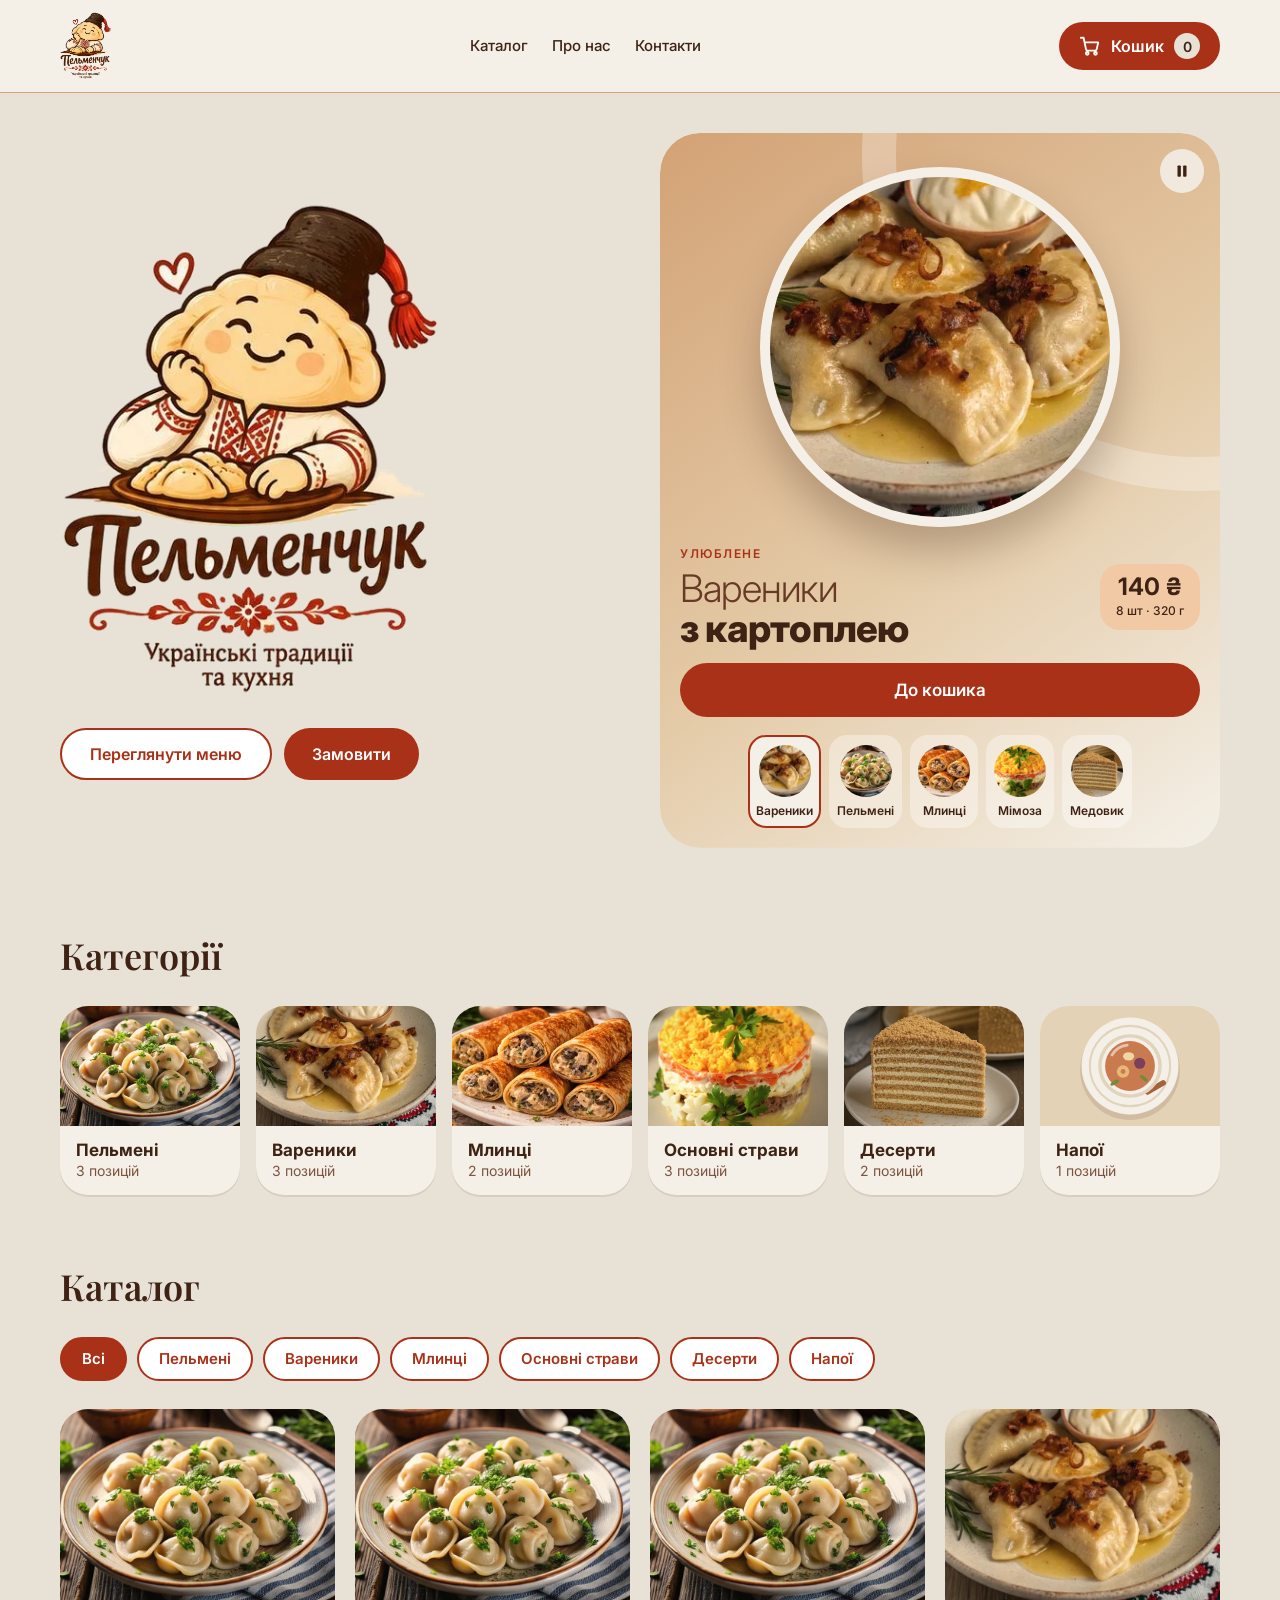
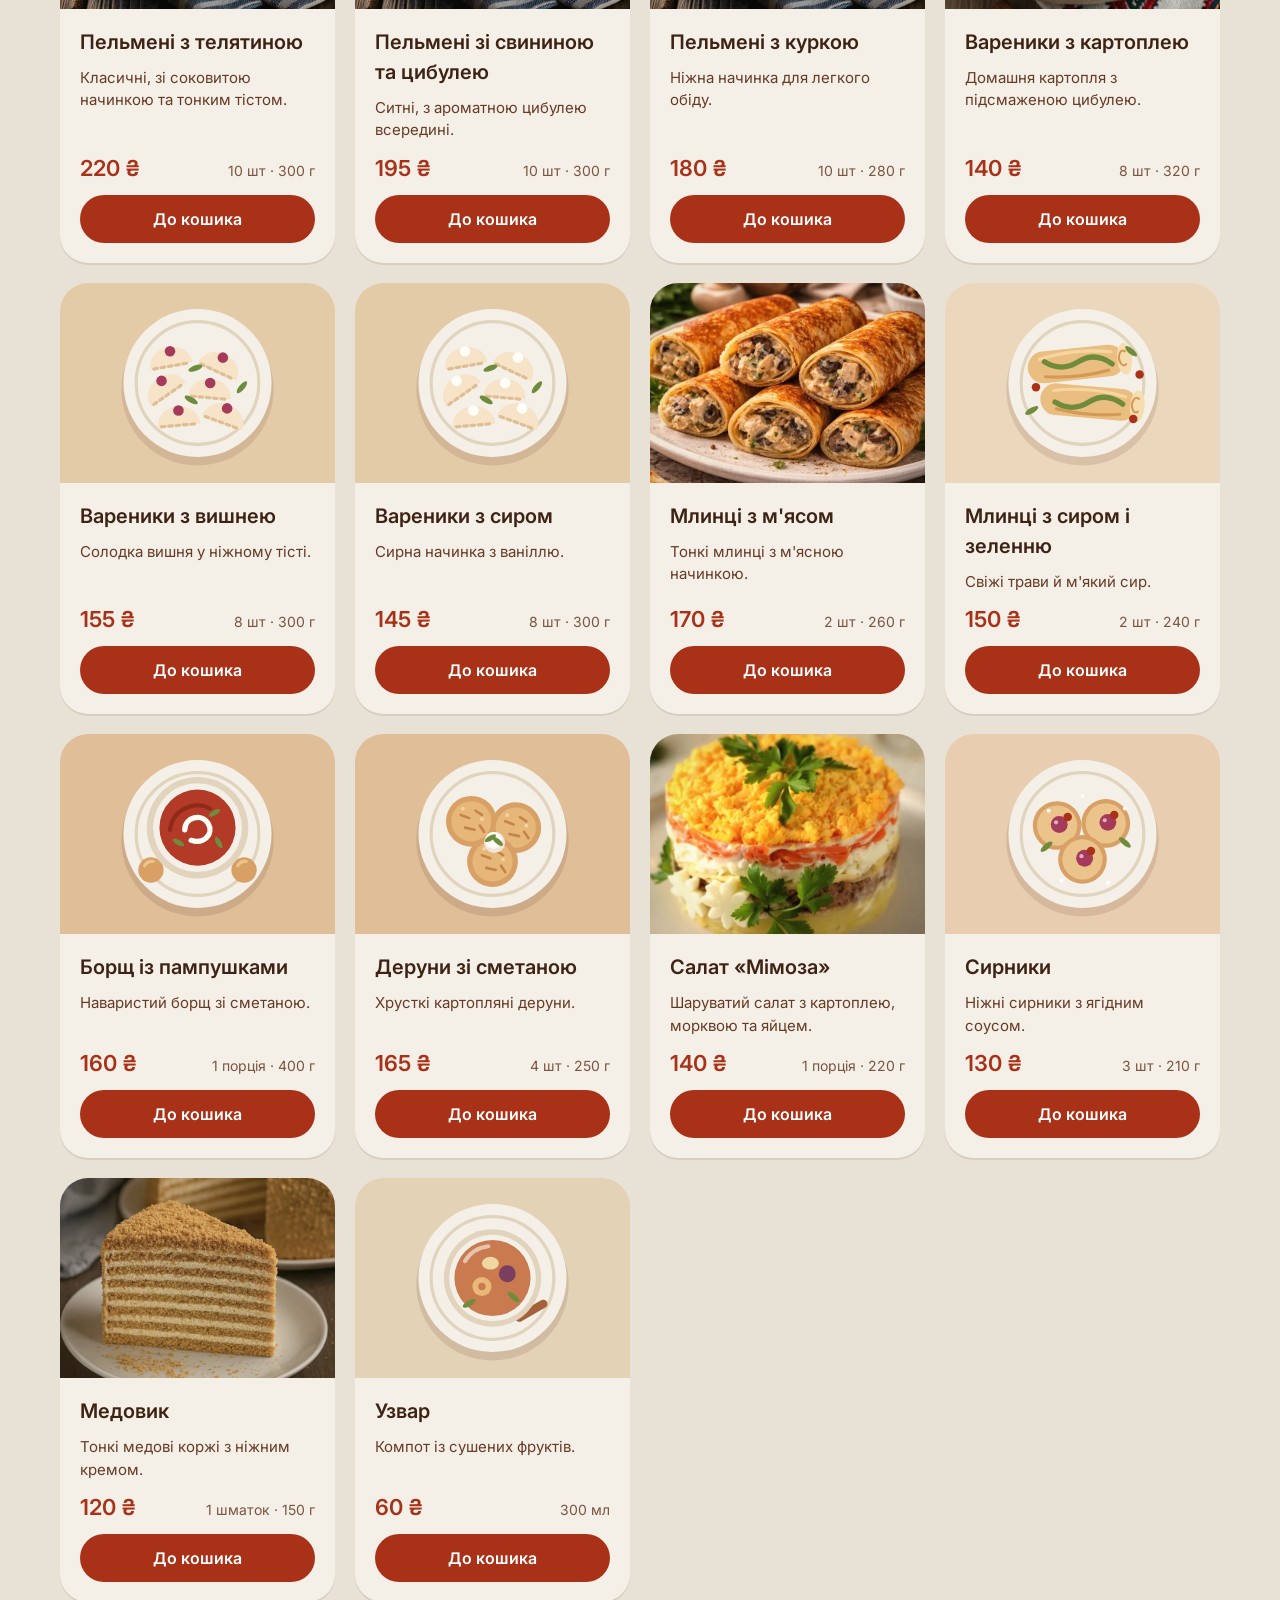
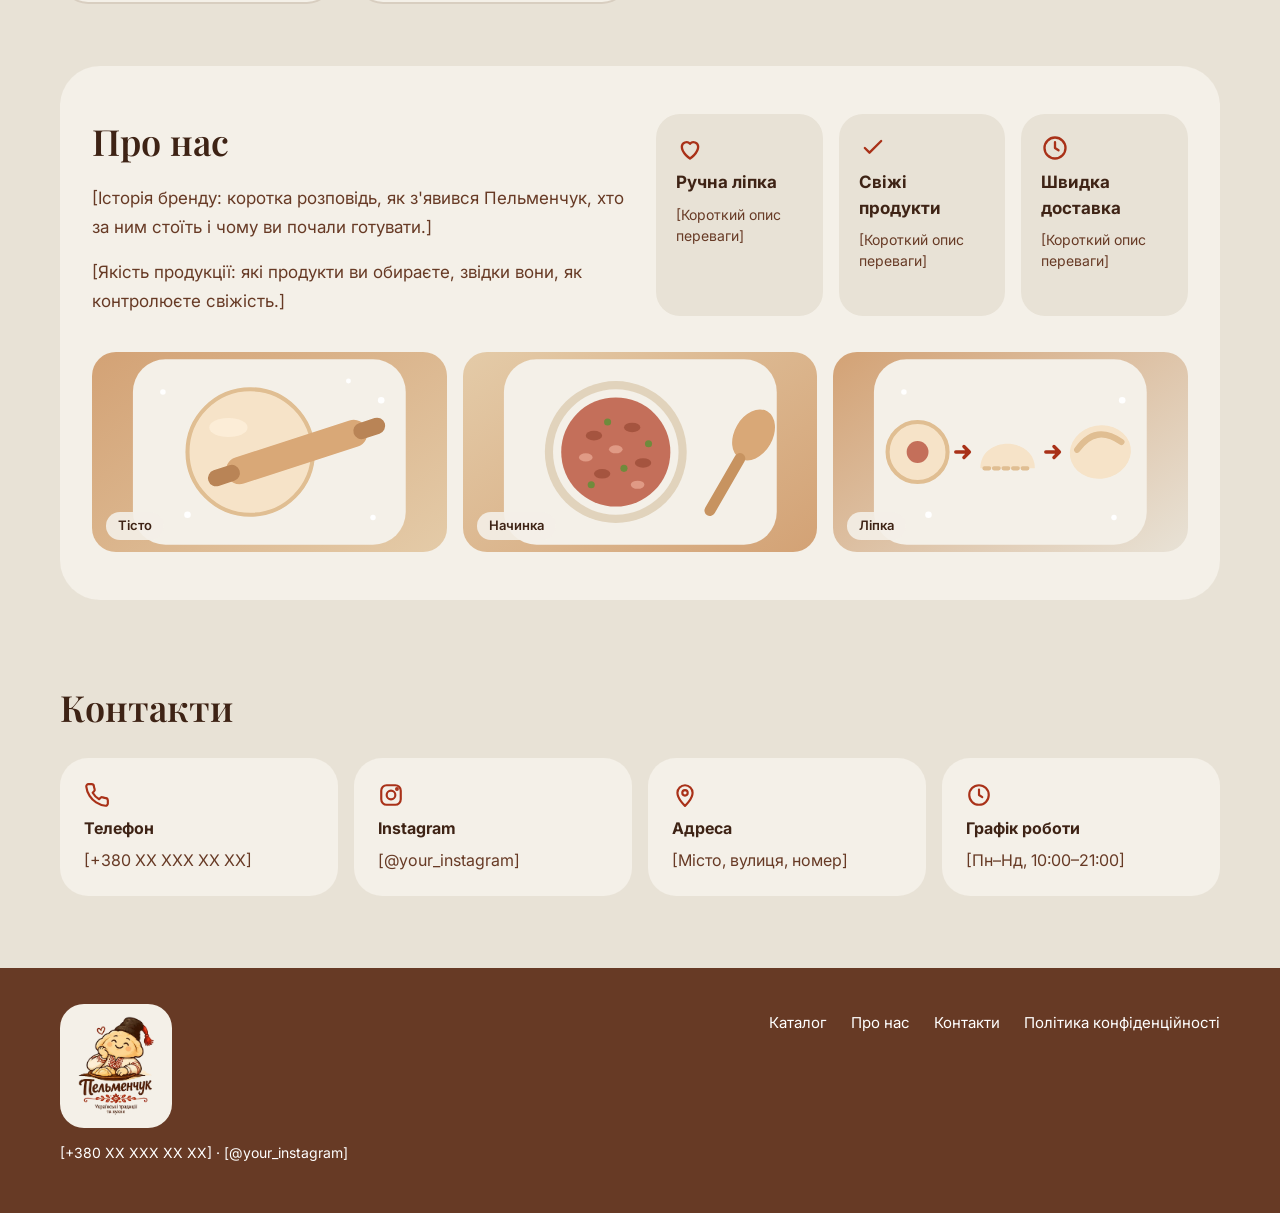
<file: index.html>
<!doctype html>
<html lang="uk">
<head>
<meta charset="utf-8">
<meta name="viewport" content="width=device-width, initial-scale=1">
<title>Пельменчук (Pelmenchyk) — пельмені, вареники та млинці з доставкою</title>
<meta name="description" content="Пельменчук: домашні пельмені, вареники, млинці та десерти. Українські традиції та кухня. Замовляйте онлайн, доставка або самовивіз.">
<meta name="theme-color" content="#A93118">

<!-- Замініть USERNAME та REPO на свої після публікації на GitHub Pages -->
<link rel="canonical" href="https://WestWolf1994.github.io/Pelmenchyk/">
<meta property="og:type" content="website">
<meta property="og:locale" content="uk_UA">
<meta property="og:site_name" content="Пельменчук">
<meta property="og:title" content="Пельменчук — пельмені, вареники та млинці">
<meta property="og:description" content="Українські традиції та кухня. Замовляйте онлайн: доставка або самовивіз.">
<meta property="og:url" content="https://WestWolf1994.github.io/Pelmenchyk/">
<meta property="og:image" content="https://WestWolf1994.github.io/Pelmenchyk/assets/img/og.jpg">
<meta name="twitter:card" content="summary_large_image">

<link rel="icon" type="image/png" sizes="32x32" href="assets/img/favicon-32.png">
<link rel="apple-touch-icon" href="assets/img/apple-touch-icon.png">

<link rel="preconnect" href="https://fonts.googleapis.com">
<link rel="preconnect" href="https://fonts.gstatic.com" crossorigin>
<link href="https://fonts.googleapis.com/css2?family=Inter:wght@300;400;500;600;700;800&family=Playfair+Display:wght@500;600&display=swap" rel="stylesheet">
<link rel="stylesheet" href="assets/css/style.css">
<link rel="preload" as="image" href="assets/img/logo.webp" type="image/webp">
</head>
<body>
<a class="skip-link" href="#catalog">Перейти до меню</a>

<header class="site-header">
  <div class="wrap header-in">
    <a class="logo-link" href="#top" aria-label="Пельменчук — на початок сторінки">
      <img src="assets/img/logo.webp" alt="Пельменчук — українські традиції та кухня" width="52" height="68">
    </a>
    <nav aria-label="Основна навігація" class="main-nav">
      <a href="#catalog">Каталог</a>
      <a href="#about">Про нас</a>
      <a href="#contacts">Контакти</a>
    </nav>
    <button class="btn btn-primary cart-btn" type="button" data-action="open-cart" aria-label="Відкрити кошик">
      <svg width="22" height="22" viewBox="0 0 24 24" fill="none" stroke="currentColor" stroke-width="2" stroke-linecap="round" stroke-linejoin="round" aria-hidden="true"><circle cx="9" cy="20" r="1.5"/><circle cx="18" cy="20" r="1.5"/><path d="M2 3h3l2.6 12.4a2 2 0 0 0 2 1.6h7.7a2 2 0 0 0 2-1.5L21 8H6"/></svg>
      <span>Кошик</span>
      <span class="cart-count" id="cartCount" aria-live="polite">0</span>
    </button>
  </div>
</header>

<main id="top">

  <section class="wrap hero" aria-labelledby="heroTitle">
    <div class="hero-text">
      <h1 id="heroTitle">
        <img src="assets/img/logo.webp" alt="Пельменчук — українські традиції та кухня" width="398" height="526" fetchpriority="high">
      </h1>
      <div class="hero-actions">
        <a class="btn btn-outline" href="#catalog">Переглянути меню</a>
        <button class="btn btn-primary" type="button" data-action="open-cart">Замовити</button>
      </div>
    </div>

    <section class="showcase" aria-label="Улюблені страви" aria-roledescription="карусель">
      <div class="showcase-arc" aria-hidden="true"></div>
      <button class="show-pause" id="showPause" type="button" aria-pressed="false" aria-label="Призупинити перемикання страв">
        <svg class="i-pause" width="18" height="18" viewBox="0 0 24 24" fill="currentColor" aria-hidden="true"><rect x="6" y="4.5" width="4.5" height="15" rx="1.2"/><rect x="13.5" y="4.5" width="4.5" height="15" rx="1.2"/></svg>
        <svg class="i-play" width="18" height="18" viewBox="0 0 24 24" fill="currentColor" aria-hidden="true"><path d="M7 4.5v15l12-7.5z"/></svg>
      </button>
      <div class="stage" id="stage"></div>
      <div class="tx-stack" id="txStack"></div>
      <div class="thumbs" id="thumbs" role="group" aria-label="Обрати страву"></div>
    </section>
  </section>

  <section class="wrap section" aria-labelledby="catsTitle">
    <h2 id="catsTitle">Категорії</h2>
    <div class="cat-grid" id="catGrid"></div>
  </section>

  <section class="wrap section" id="catalog" aria-labelledby="catalogTitle">
    <h2 id="catalogTitle">Каталог</h2>
    <div class="filters" id="filters" role="group" aria-label="Фільтр за категоріями"></div>
    <div class="product-grid" id="productGrid" aria-live="polite"></div>
  </section>

  <section class="wrap section" id="about" aria-labelledby="aboutTitle">
    <div class="about-card">
      <div class="about-top">
        <div class="about-text">
          <h2 id="aboutTitle">Про нас</h2>
          <p data-s="about1">[Історія бренду: коротка розповідь, як з'явився Пельменчук, хто за ним стоїть і чому ви почали готувати.]</p>
          <p data-s="about2">[Якість продукції: які продукти ви обираєте, звідки вони, як контролюєте свіжість.]</p>
        </div>
        <div class="perks">
          <div class="perk">
            <svg width="28" height="28" viewBox="0 0 24 24" fill="none" stroke="currentColor" stroke-width="2" stroke-linecap="round" stroke-linejoin="round" aria-hidden="true"><path d="M12 21s-7-4.5-7-10a4 4 0 0 1 7-2.6A4 4 0 0 1 19 11c0 5.5-7 10-7 10z"/></svg>
            <strong>Ручна ліпка</strong>
            <span>[Короткий опис переваги]</span>
          </div>
          <div class="perk">
            <svg width="28" height="28" viewBox="0 0 24 24" fill="none" stroke="currentColor" stroke-width="2" stroke-linecap="round" stroke-linejoin="round" aria-hidden="true"><path d="M5 12l4 4 10-10"/></svg>
            <strong>Свіжі продукти</strong>
            <span>[Короткий опис переваги]</span>
          </div>
          <div class="perk">
            <svg width="28" height="28" viewBox="0 0 24 24" fill="none" stroke="currentColor" stroke-width="2" stroke-linecap="round" stroke-linejoin="round" aria-hidden="true"><circle cx="12" cy="12" r="9"/><path d="M12 7v5l3 2"/></svg>
            <strong>Швидка доставка</strong>
            <span>[Короткий опис переваги]</span>
          </div>
        </div>
      </div>
      <div class="process" aria-label="Приготування">
        <figure class="ph ph-1"><svg viewBox="0 0 260 200" preserveAspectRatio="xMidYMid slice" role="img" aria-label="Розкочування тіста"><rect x="30" y="32" width="200" height="136" rx="24" fill="#F4F0E8"/><g fill="#fff"><circle cx="52" cy="56" r="2"/><circle cx="70" cy="146" r="2.4"/><circle cx="206" cy="148" r="2"/><circle cx="212" cy="62" r="2.4"/><circle cx="188" cy="48" r="1.8"/></g><circle cx="116" cy="100" r="46" fill="#F6E3C8"/><circle cx="116" cy="100" r="46" fill="none" stroke="#E0BE92" stroke-width="3"/><ellipse cx="100" cy="82" rx="14" ry="7" fill="#FFF3DF" opacity=".7"/><g transform="rotate(-18 150 100)"><rect x="96" y="90" width="108" height="20" rx="10" fill="#D9A877"/><rect x="82" y="94" width="24" height="12" rx="6" fill="#B98456"/><rect x="194" y="94" width="24" height="12" rx="6" fill="#B98456"/></g></svg><figcaption>Тісто</figcaption></figure>
        <figure class="ph ph-2"><svg viewBox="0 0 260 200" preserveAspectRatio="xMidYMid slice" role="img" aria-label="М'ясна начинка"><rect x="30" y="32" width="200" height="136" rx="24" fill="#F4F0E8"/><circle cx="112" cy="100" r="52" fill="#E1D3BC"/><circle cx="112" cy="100" r="46" fill="#F4F0E8"/><circle cx="112" cy="100" r="40" fill="#C46F5A"/><g fill="#A5543F"><ellipse cx="96" cy="88" rx="6" ry="3.5"/><ellipse cx="124" cy="82" rx="6" ry="3.5"/><ellipse cx="132" cy="108" rx="6" ry="3.5"/><ellipse cx="102" cy="116" rx="6" ry="3.5"/></g><g fill="#E09A85"><ellipse cx="112" cy="98" rx="5" ry="3"/><ellipse cx="90" cy="104" rx="5" ry="3"/><ellipse cx="128" cy="124" rx="5" ry="3"/></g><g fill="#6F8B3C"><circle cx="106" cy="78" r="2.6"/><circle cx="136" cy="94" r="2.6"/><circle cx="94" cy="124" r="2.6"/><circle cx="118" cy="112" r="2.6"/></g><g transform="rotate(30 200 110)"><ellipse cx="200" cy="84" rx="14" ry="20" fill="#D9A877"/><rect x="196" y="100" width="8" height="52" rx="4" fill="#C79360"/></g></svg><figcaption>Начинка</figcaption></figure>
        <figure class="ph ph-3"><svg viewBox="0 0 260 200" preserveAspectRatio="xMidYMid slice" role="img" aria-label="Ліплення пельменів"><rect x="30" y="32" width="200" height="136" rx="24" fill="#F4F0E8"/><g fill="#fff"><circle cx="52" cy="56" r="2"/><circle cx="70" cy="146" r="2.4"/><circle cx="206" cy="148" r="2"/><circle cx="212" cy="62" r="2.4"/></g><g transform="translate(62 100)"><circle r="22" fill="#F6E3C8"/><circle r="22" fill="none" stroke="#E0BE92" stroke-width="3"/><circle r="8" fill="#C46F5A"/></g><path d="M90 100h10m-4-4l4 4-4 4" fill="none" stroke="#A93118" stroke-width="2.5" stroke-linecap="round" stroke-linejoin="round"/><g transform="translate(128 104)"><path d="M-20 8C-20-16 20-16 20 8Z" fill="#F6E3C8"/><path d="M-17 8H17" stroke="#E0BE92" stroke-width="3" stroke-dasharray="3.5 3.5" stroke-linecap="round"/></g><path d="M156 100h10m-4-4l4 4-4 4" fill="none" stroke="#A93118" stroke-width="2.5" stroke-linecap="round" stroke-linejoin="round"/><g transform="translate(196 100) rotate(-10) scale(1.5)"><ellipse rx="15" ry="13" fill="#F6E3C8"/><path d="M-11-3Q0-14 11-3" fill="none" stroke="#E0BE92" stroke-width="3" stroke-linecap="round"/></g></svg><figcaption>Ліпка</figcaption></figure>
      </div>
    </div>
  </section>

  <section class="wrap section contacts" id="contacts" aria-labelledby="contactsTitle">
    <h2 id="contactsTitle">Контакти</h2>
    <div class="contact-grid">
      <div class="contact-card">
        <svg width="26" height="26" viewBox="0 0 24 24" fill="none" stroke="currentColor" stroke-width="2" stroke-linecap="round" stroke-linejoin="round" aria-hidden="true"><path d="M22 16.9v3a2 2 0 0 1-2.2 2 19.8 19.8 0 0 1-8.6-3.1 19.5 19.5 0 0 1-6-6A19.8 19.8 0 0 1 2.1 4.2 2 2 0 0 1 4.1 2h3a2 2 0 0 1 2 1.7c.1 1 .4 1.9.7 2.8a2 2 0 0 1-.5 2.1L8 9.9a16 16 0 0 0 6 6l1.3-1.3a2 2 0 0 1 2.1-.4c.9.3 1.8.6 2.8.7a2 2 0 0 1 1.7 2z"/></svg>
        <strong>Телефон</strong>
        <a href="tel:+380000000000" data-s="phone" data-s-href="phone_href" data-s-prefix="tel:">[+380 XX XXX XX XX]</a>
      </div>
      <div class="contact-card">
        <svg width="26" height="26" viewBox="0 0 24 24" fill="none" stroke="currentColor" stroke-width="2" stroke-linecap="round" stroke-linejoin="round" aria-hidden="true"><rect x="3" y="3" width="18" height="18" rx="5"/><circle cx="12" cy="12" r="4"/><circle cx="17.5" cy="6.5" r="0.8"/></svg>
        <strong>Instagram</strong>
        <a href="https://www.instagram.com/your_instagram/" rel="noopener" target="_blank" data-s="instagram_label" data-s-href="instagram_url">[@your_instagram]</a>
      </div>
      <div class="contact-card">
        <svg width="26" height="26" viewBox="0 0 24 24" fill="none" stroke="currentColor" stroke-width="2" stroke-linecap="round" stroke-linejoin="round" aria-hidden="true"><path d="M12 22s7-6.2 7-12a7 7 0 0 0-14 0c0 5.8 7 12 7 12z"/><circle cx="12" cy="10" r="2.5"/></svg>
        <strong>Адреса</strong>
        <span data-s="address">[Місто, вулиця, номер]</span>
      </div>
      <div class="contact-card">
        <svg width="26" height="26" viewBox="0 0 24 24" fill="none" stroke="currentColor" stroke-width="2" stroke-linecap="round" stroke-linejoin="round" aria-hidden="true"><circle cx="12" cy="12" r="9"/><path d="M12 7v5l3 2"/></svg>
        <strong>Графік роботи</strong>
        <span data-s="hours">[Пн–Нд, 10:00–21:00]</span>
      </div>
    </div>
  </section>

</main>

<footer class="site-footer">
  <div class="wrap footer-in">
    <div class="footer-brand">
      <span class="logo-chip"><img src="assets/img/logo.webp" alt="Пельменчук — українські традиції та кухня" loading="lazy" width="76" height="100"></span>
      <span class="footer-contact"><span data-s="phone">[+380 XX XXX XX XX]</span> · <span data-s="instagram_label">[@your_instagram]</span></span><span class="footer-social" id="footerSocial"></span>
    </div>
    <nav aria-label="Навігація у футері" class="footer-nav">
      <a href="#catalog">Каталог</a>
      <a href="#about">Про нас</a>
      <a href="#contacts">Контакти</a>
      <a href="privacy.html">Політика конфіденційності</a>
    </nav>
  </div>
</footer>

<!-- Кошик та оформлення замовлення -->
<div class="overlay" id="overlay" hidden>
  <aside class="drawer" id="drawer" role="dialog" aria-modal="true" aria-labelledby="drawerTitle" tabindex="-1">
    <div class="drawer-head">
      <h2 id="drawerTitle">Кошик</h2>
      <button class="icon-btn" type="button" data-action="close-cart" aria-label="Закрити">
        <svg width="20" height="20" viewBox="0 0 24 24" fill="none" stroke="currentColor" stroke-width="2.2" stroke-linecap="round" aria-hidden="true"><path d="M6 6l12 12M18 6L6 18"/></svg>
      </button>
    </div>

    <section id="viewCart" class="drawer-view">
      <div class="cart-list" id="cartList"></div>
      <div class="drawer-foot">
        <div class="total-row"><span>Разом</span><strong id="cartTotal">0 ₴</strong></div>
        <button class="btn btn-primary btn-block" type="button" id="toCheckout" data-action="to-checkout">Оформити замовлення</button>
      </div>
    </section>

    <form id="checkoutForm" class="drawer-view form" hidden novalidate autocomplete="on">
      <div class="field">
        <label for="f-name">Ім'я</label>
        <input id="f-name" name="name" type="text" autocomplete="name" maxlength="80" required>
        <span class="err" data-err="name" role="alert"></span>
      </div>
      <div class="field">
        <label for="f-phone">Номер телефону</label>
        <input id="f-phone" name="phone" type="tel" inputmode="tel" autocomplete="tel" placeholder="+380" maxlength="20" required>
        <span class="err" data-err="phone" role="alert"></span>
      </div>
      <fieldset class="field seg">
        <legend>Тип отримання</legend>
        <div class="seg-row">
          <label><input type="radio" name="delivery" value="pickup" checked><span>Самовивіз</span></label>
          <label><input type="radio" name="delivery" value="delivery"><span>Доставка</span></label>
        </div>
      </fieldset>
      <fieldset class="field seg" id="paymentField" hidden>
        <legend>Оплата</legend>
        <div class="seg-row">
          <label><input type="radio" name="payment" value="cash" checked><span>Під час отримання</span></label>
          <label><input type="radio" name="payment" value="online"><span>Онлайн (Google Pay, Apple Pay, картка)</span></label>
        </div>
      </fieldset>
      <div class="field" id="addressField" hidden>
        <label for="f-address">Адреса доставки</label>
        <input id="f-address" name="address" type="text" autocomplete="street-address" maxlength="200">
        <span class="err" data-err="address" role="alert"></span>
      </div>
      <div class="field">
        <label for="f-comment">Коментар до замовлення</label>
        <textarea id="f-comment" name="comment" rows="3" maxlength="500"></textarea>
      </div>
      <!-- Пастка для ботів: людина це поле не бачить і не заповнює -->
      <div class="hp" aria-hidden="true"><label>Не заповнюйте <input type="text" name="website" tabindex="-1" autocomplete="off"></label></div>

      <div class="pay-row"><span>До сплати</span><strong id="checkoutTotal">0 ₴</strong></div>
      <p class="form-error" id="formError" role="alert"></p>
      <button class="btn btn-primary btn-block" type="submit" id="submitBtn">Підтвердити замовлення</button>
      <button class="link-btn" type="button" data-action="back-cart">Повернутися до кошика</button>
      <p class="small">Натискаючи кнопку, ви погоджуєтеся з <a href="privacy.html">політикою конфіденційності</a>. Платіжні дані карток ми не збираємо й не зберігаємо: онлайн-оплата проходить на захищеній сторінці платіжного сервісу.</p>
    </form>

    <section id="viewDone" class="drawer-view done" hidden>
      <div class="done-badge" aria-hidden="true"><svg width="36" height="36" viewBox="0 0 24 24" fill="none" stroke="#fff" stroke-width="2.5" stroke-linecap="round" stroke-linejoin="round"><path d="M5 12l4 4 10-10"/></svg></div>
      <h3>Замовлення прийнято</h3>
      <p>Номер вашого замовлення: <strong id="orderNumber"></strong>.<br><span id="doneText">Ми зателефонуємо вам для підтвердження.</span></p>
      <p class="small demo-note" id="demoNote" hidden>Демо-режим: замовлення збережено лише в цьому браузері. Підключіть сервіс замовлень у файлі assets/js/config.js.</p>
      <button class="btn btn-primary" type="button" data-action="close-cart">Повернутися на сайт</button>
    </section>
  </aside>
</div>

<noscript><p class="noscript">Для замовлення потрібен увімкнений JavaScript.</p></noscript>

<script src="assets/js/config.js"></script>
<script src="assets/js/data.js"></script>
<script src="assets/js/api.js"></script>
<script src="assets/js/illustrations.js"></script>
<script src="assets/js/app.js"></script>
</body>
</html>
</file>
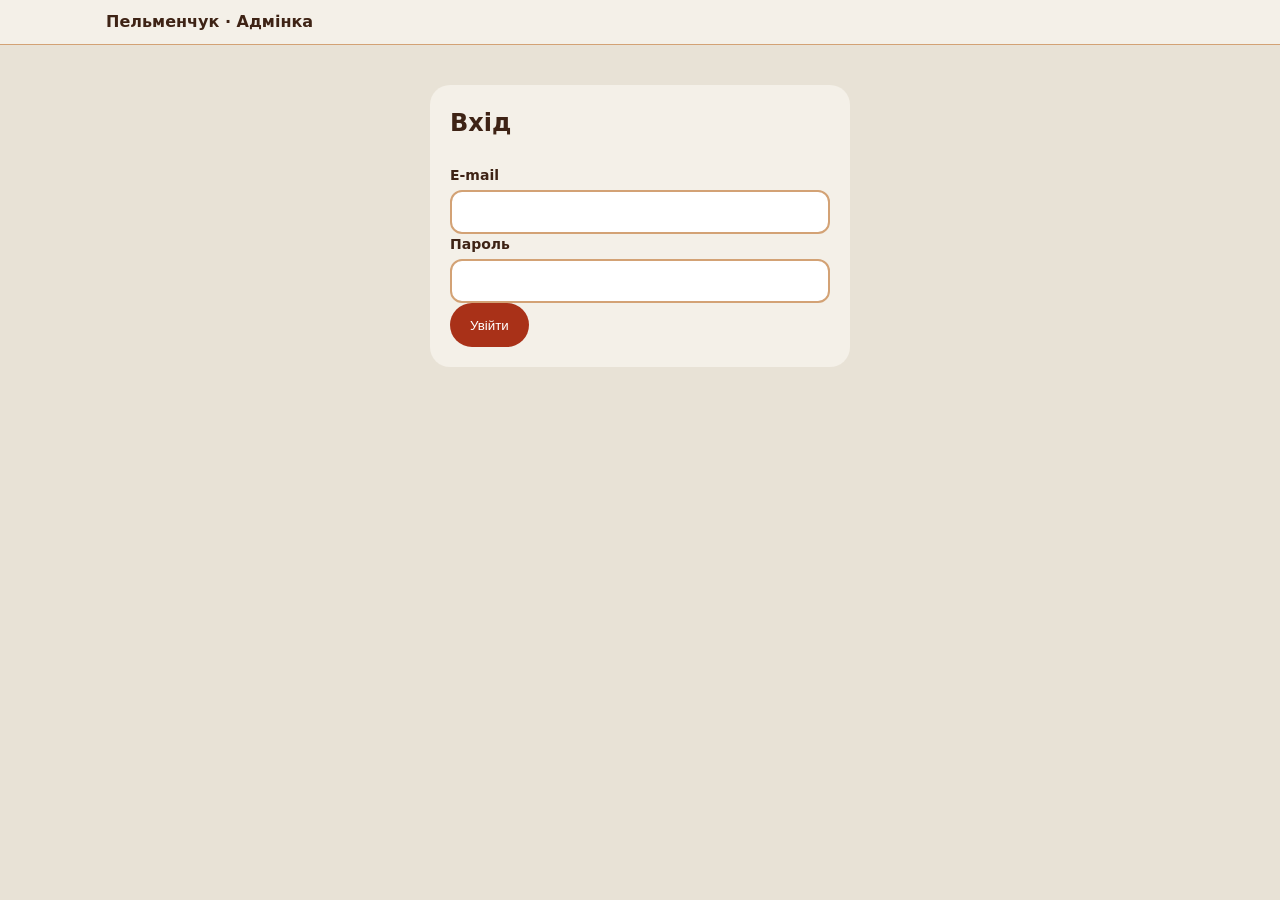
<file: admin.html>
<!doctype html>
<html lang="uk">
<head>
<meta charset="utf-8">
<meta name="viewport" content="width=device-width, initial-scale=1">
<title>Адмінка — Пельменчук</title>
<meta name="robots" content="noindex, nofollow">
<link rel="icon" type="image/png" sizes="32x32" href="assets/img/favicon-32.png">
<link rel="stylesheet" href="assets/css/admin.css">
</head>
<body>
<header class="a-head">
  <div class="a-wrap a-head-in">
    <strong>Пельменчук · Адмінка</strong>
    <nav id="tabs" class="a-tabs" hidden aria-label="Розділи">
      <button type="button" data-tab="orders" aria-pressed="true">Замовлення <span id="newBadge" class="badge" hidden>0</span></button>
      <button type="button" data-tab="menu" aria-pressed="false">Меню</button>
      <button type="button" data-tab="settings" aria-pressed="false">Сайт</button>
    </nav>
    <span class="a-user" id="userBox" hidden><span id="userEmail"></span> <button type="button" class="a-btn a-ghost" id="logout">Вийти</button> <a class="a-btn a-ghost" href="index.html">На сайт</a></span>
  </div>
</header>

<main class="a-wrap">
  <p id="notice" class="notice" role="status" hidden></p>

  <!-- Вхід -->
  <section id="loginView" class="panel login" hidden>
    <h1>Вхід</h1>
    <form id="loginForm" novalidate>
      <label>E-mail<input type="email" id="lEmail" autocomplete="username" required></label>
      <label>Пароль<input type="password" id="lPass" autocomplete="current-password" required></label>
      <p class="a-err" id="loginErr" role="alert"></p>
      <button class="a-btn" type="submit">Увійти</button>
    </form>
  </section>

  <section id="setupView" class="panel" hidden>
    <h1>Адмінка ще не підключена</h1>
    <p>У файлі <code>assets/js/config.js</code> вкажіть <code>supabaseUrl</code> та <code>supabaseAnonKey</code>. Покрокова інструкція в README.md.</p>
  </section>

  <!-- Замовлення -->
  <section id="ordersView" hidden>
    <div class="toolbar">
      <label>Статус
        <select id="orderFilter">
          <option value="">Усі</option>
          <option value="new">Нові</option>
          <option value="confirmed">Підтверджені</option>
          <option value="cooking">Готуються</option>
          <option value="done">Виконані</option>
          <option value="cancelled">Скасовані</option>
        </select>
      </label>
      <button class="a-btn a-ghost" type="button" id="refreshOrders">Оновити</button>
      <span class="muted" id="ordersInfo"></span>
    </div>
    <div id="ordersList" class="list"></div>
  </section>

  <!-- Меню -->
  <section id="menuView" hidden>
    <div class="panel">
      <h2>Категорії</h2>
      <div id="catList" class="cat-edit"></div>
      <form id="catAdd" class="inline" novalidate>
        <input id="catName" type="text" maxlength="40" placeholder="Нова категорія" aria-label="Назва нової категорії">
        <button class="a-btn" type="submit">Додати категорію</button>
      </form>
    </div>
    <div class="toolbar"><h2>Страви</h2><button class="a-btn" type="button" id="addProduct">+ Додати страву</button></div>
    <div id="productList" class="list"></div>
  </section>

  <!-- Налаштування сайту -->
  <section id="settingsView" hidden>
    <form id="settingsForm" class="panel" novalidate>
      <h2>Контакти, посилання, тексти</h2>
      <label>Телефон (як показувати)<input name="phone" type="text" maxlength="40" placeholder="+380 50 123 45 67"></label>
      <label>Телефон для дзвінка (без пробілів)<input name="phone_href" type="text" maxlength="20" placeholder="+380501234567"></label>
      <label>Instagram: підпис<input name="instagram_label" type="text" maxlength="60" placeholder="@pelmenchuk"></label>
      <label>Instagram: посилання<input name="instagram_url" type="url" placeholder="https://www.instagram.com/..."></label>
      <label>Telegram: посилання<input name="telegram_url" type="url" placeholder="https://t.me/..."></label>
      <label>Facebook: посилання<input name="facebook_url" type="url" placeholder="https://www.facebook.com/..."></label>
      <label>Адреса<input name="address" type="text" maxlength="200"></label>
      <label>Графік роботи<input name="hours" type="text" maxlength="120"></label>
      <label>Про нас, абзац 1<textarea name="about1" rows="4" maxlength="1200"></textarea></label>
      <label>Про нас, абзац 2<textarea name="about2" rows="4" maxlength="1200"></textarea></label>
      <p class="a-err" id="settingsErr" role="alert"></p>
      <button class="a-btn" type="submit">Зберегти</button>
    </form>
  </section>
</main>

<script src="assets/js/config.js"></script>
<script src="assets/js/api.js"></script>
<script src="assets/js/admin.js"></script>
</body>
</html>
</file>
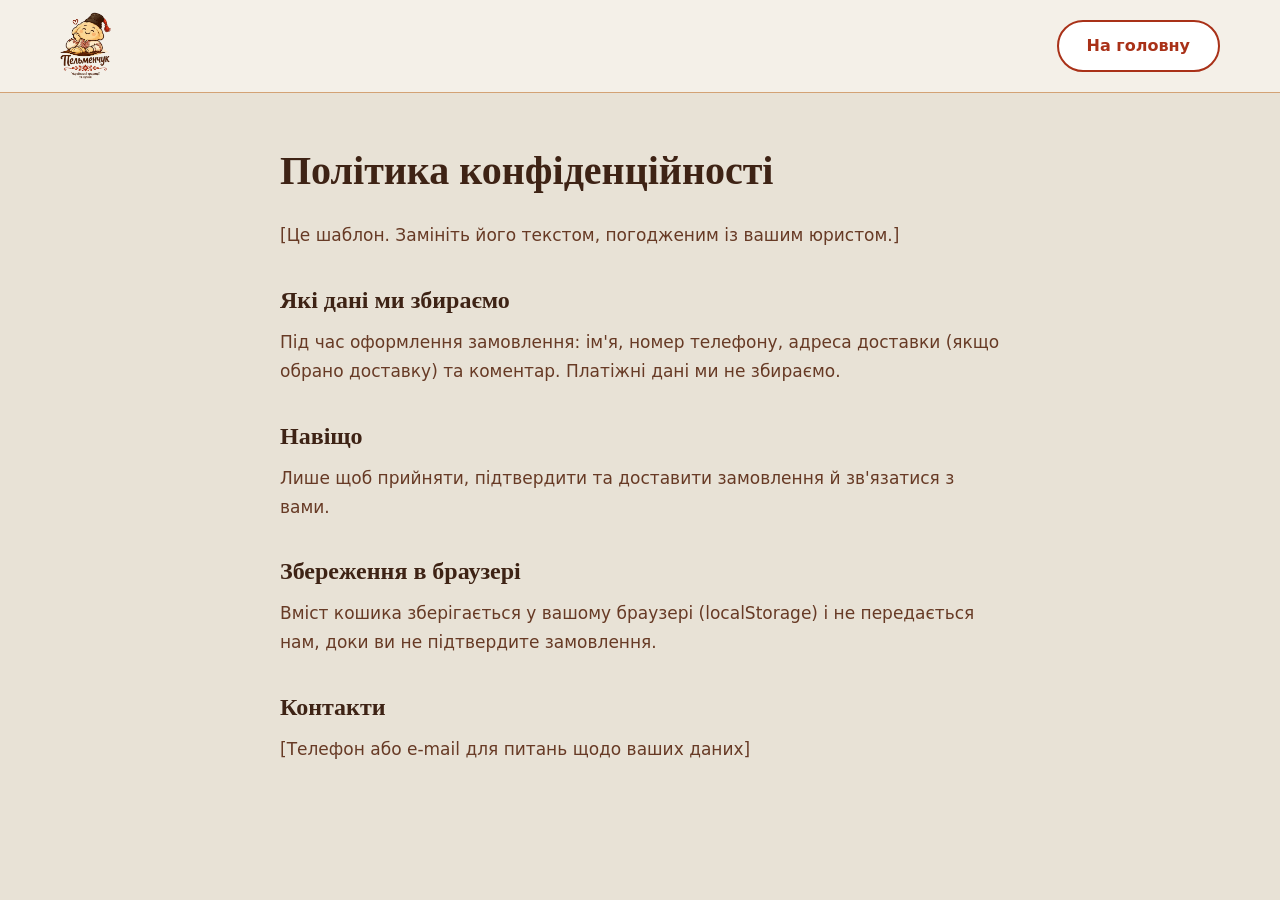
<file: privacy.html>
<!doctype html>
<html lang="uk">
<head>
<meta charset="utf-8">
<meta name="viewport" content="width=device-width, initial-scale=1">
<title>Політика конфіденційності — Пельменчук</title>
<meta name="robots" content="noindex">
<link rel="icon" type="image/png" sizes="32x32" href="assets/img/favicon-32.png">
<link rel="stylesheet" href="assets/css/style.css">
</head>
<body>
<header class="site-header"><div class="wrap header-in">
  <a class="logo-link" href="index.html" aria-label="Пельменчук — на головну"><img src="assets/img/logo.webp" alt="Пельменчук" width="52" height="68"></a>
  <a class="btn btn-outline" href="index.html">На головну</a>
</div></header>
<main class="wrap section doc">
  <h1>Політика конфіденційності</h1>
  <p>[Це шаблон. Замініть його текстом, погодженим із вашим юристом.]</p>
  <h2>Які дані ми збираємо</h2>
  <p>Під час оформлення замовлення: ім'я, номер телефону, адреса доставки (якщо обрано доставку) та коментар. Платіжні дані ми не збираємо.</p>
  <h2>Навіщо</h2>
  <p>Лише щоб прийняти, підтвердити та доставити замовлення й зв'язатися з вами.</p>
  <h2>Збереження в браузері</h2>
  <p>Вміст кошика зберігається у вашому браузері (localStorage) і не передається нам, доки ви не підтвердите замовлення.</p>
  <h2>Контакти</h2>
  <p>[Телефон або e-mail для питань щодо ваших даних]</p>
</main>
</body>
</html>
</file>
<file: assets/css/style.css>
/* Пельменчук — стилі сайту */
:root {
  --red: #A93118;
  --red-dark: #8E2812;
  --hot: #C23A1D;
  --brown: #673A25;
  --ink: #3E2315;
  --muted: #7B5440;
  --rice: #E8E2D6;
  --paper: #F4F0E8;
  --tan: #D3A275;
  --tan-l: #E4CBA8;
  --rim: #E1D3BC;
  --green: #6F8B3C;
  --err: #9B2C2C;
  --card-shadow: 0 2px 0 rgba(103, 58, 37, .12);
  --serif: "Playfair Display", Georgia, serif;
  --sans: Inter, system-ui, -apple-system, "Segoe UI", Roboto, sans-serif;
}

*, *::before, *::after { box-sizing: border-box; }
html { scroll-behavior: smooth; scroll-padding-top: 110px; }
body { margin: 0; background: var(--rice); color: var(--ink); font-family: var(--sans); line-height: 1.5; -webkit-font-smoothing: antialiased; }
body.lock { overflow: hidden; }
img, svg { max-width: 100%; }
a { color: inherit; text-decoration: none; }
a:hover { color: var(--red); }
button { font-family: inherit; cursor: pointer; }
h1, h2, h3, p { margin: 0; }
:focus-visible { outline: 3px solid var(--ink); outline-offset: 2px; }
.wrap { max-width: 1200px; margin: 0 auto; padding-left: 20px; padding-right: 20px; }
.skip-link { position: absolute; left: 12px; top: -60px; z-index: 100; background: var(--ink); color: #fff; padding: 10px 16px; border-radius: 10px; }
.skip-link:focus { top: 12px; color: #fff; }
.noscript { padding: 16px; text-align: center; background: #fff; }

/* Кнопки */
.btn { display: inline-flex; align-items: center; justify-content: center; gap: 10px; min-height: 48px; padding: 0 28px; border: 0; border-radius: 999px; font-size: 16px; font-weight: 600; transition: background-color .2s, transform .2s; }
.btn-primary { background: var(--red); color: #fff; }
.btn-primary:hover { background: var(--red-dark); color: #fff; }
.btn-primary:disabled { opacity: .55; cursor: not-allowed; }
.btn-outline { background: #fff; color: var(--red); border: 2px solid var(--red); min-height: 52px; }
.btn-outline:hover { background: var(--paper); color: var(--red); }
.btn-block { width: 100%; min-height: 54px; font-size: 17px; }
.icon-btn { width: 44px; height: 44px; border: 0; border-radius: 22px; background: var(--rice); color: var(--ink); display: inline-flex; align-items: center; justify-content: center; }
.link-btn { min-height: 44px; border: 0; background: transparent; color: var(--brown); font-size: 15px; text-decoration: underline; }

/* Шапка */
.site-header { position: sticky; top: 0; z-index: 20; background: var(--paper); border-bottom: 1px solid var(--tan); }
.header-in { display: flex; flex-wrap: wrap; align-items: center; justify-content: space-between; gap: 12px; padding-top: 12px; padding-bottom: 12px; }
.logo-link { display: block; line-height: 0; }
.logo-link img { display: block; height: 68px; width: auto; }
.main-nav { display: flex; flex-wrap: wrap; gap: 6px 24px; font-size: 15px; font-weight: 500; }
.main-nav a { padding: 10px 0; }
.cart-btn { min-height: 48px; padding: 0 20px; }
.cart-count { min-width: 26px; height: 26px; border-radius: 13px; background: var(--rice); color: var(--ink); font-size: 14px; display: inline-flex; align-items: center; justify-content: center; padding: 0 6px; }

/* Головний блок */
.hero { display: flex; flex-wrap: wrap; align-items: center; gap: 40px; padding-top: 40px; padding-bottom: 24px; }
.hero-text { flex: 1 1 380px; min-width: 0; display: flex; flex-direction: column; gap: 20px; }
.hero-text h1 { line-height: 0; }
.hero-text h1 img { display: block; height: clamp(300px, 46vw, 500px); width: auto; }
.hero-actions { display: flex; flex-wrap: wrap; gap: 12px; margin-top: 8px; }
.hero-actions .btn { min-height: 52px; }

/* Карусель страв */
.showcase { flex: 1 1 380px; min-width: 0; position: relative; border-radius: 40px; overflow: hidden; isolation: isolate; clip-path: inset(0 round 40px); background: linear-gradient(145deg, #D3A275 0%, #E4CBA8 55%, #F4F0E8 100%); padding: 28px 20px 20px; display: flex; flex-direction: column; align-items: center; gap: 18px; min-height: 560px; }
.showcase-arc { position: absolute; width: 120%; aspect-ratio: 1/1; border-radius: 50%; border: 34px solid #fff; opacity: .28; top: -44%; right: -56%; pointer-events: none; }
.show-pause { position: absolute; top: 16px; right: 16px; z-index: 3; width: 44px; height: 44px; border-radius: 22px; border: 0; background: rgba(244, 240, 232, .88); color: var(--ink); display: flex; align-items: center; justify-content: center; }
.show-pause .i-play { display: none; }
.show-pause[aria-pressed="true"] .i-play { display: block; }
.show-pause[aria-pressed="true"] .i-pause { display: none; }
.stage { position: relative; width: min(100%, 360px); aspect-ratio: 1/1; margin-top: 6px; }
.plate { position: absolute; top: 0; left: 0; right: 0; bottom: 0; border-radius: 50%; box-shadow: 0 24px 40px rgba(62, 35, 21, .28); will-change: transform, opacity; opacity: 0; }
.plate img { display: block; width: 100%; height: 100%; object-fit: cover; border-radius: 50%; border: 10px solid var(--paper); }
.plate.is-wait { opacity: 0; transform: translateY(-115%) rotate(-30deg) scale(.85); transition: none; }
.plate.is-active { opacity: 1; transform: none; transition: transform .95s cubic-bezier(.2, .9, .25, 1.12), opacity .4s ease; }
.plate.is-leaving { opacity: 0; transform: translateX(-118%) rotate(-210deg) scale(.7); transition: transform .8s cubic-bezier(.5, 0, .8, .4), opacity .8s ease-in; }
.tx-stack { display: grid; width: 100%; }
.tx { grid-area: 1/1; min-width: 0; display: flex; flex-direction: column; gap: 14px; }
.tx.t-active { opacity: 1; transform: none; visibility: visible; transition: opacity .5s ease .45s, transform .5s ease .45s; }
.tx.t-off { opacity: 0; transform: translateY(-8px); visibility: hidden; pointer-events: none; transition: opacity .25s ease, transform .25s ease, visibility 0s linear .25s; }
.tx-top { display: flex; align-items: center; justify-content: space-between; gap: 14px; }
.tx-label { font-size: 12px; font-weight: 600; letter-spacing: 1.5px; text-transform: uppercase; color: var(--red); margin-bottom: 6px; }
.tx-l1 { font-size: clamp(26px, 4.4vw, 38px); line-height: 1.05; font-weight: 300; letter-spacing: -.02em; color: var(--brown); }
.tx-l2 { font-size: clamp(26px, 4.4vw, 38px); line-height: 1.05; font-weight: 800; letter-spacing: -.02em; color: var(--ink); }
.tx-badge { flex-shrink: 0; border-radius: 20px; padding: 10px 16px; text-align: center; color: var(--ink); }
.tx-badge b { display: block; font-size: 24px; font-weight: 700; line-height: 1.1; }
.tx-badge small { display: block; font-size: 12px; font-weight: 500; margin-top: 2px; }
.thumbs { display: flex; flex-wrap: wrap; justify-content: center; gap: 8px; }
.thumb { display: flex; flex-direction: column; align-items: center; gap: 6px; min-width: 68px; min-height: 44px; padding: 8px 6px; border-radius: 18px; color: var(--ink); border: 2px solid transparent; background: rgba(255, 255, 255, .35); }
.thumb[aria-pressed="true"] { border-color: var(--red); background: var(--paper); }
.thumb img { display: block; width: 52px; height: 52px; border-radius: 50%; object-fit: cover; }
.thumb span { font-size: 12px; font-weight: 600; }

/* Секції */
.section { padding-top: 56px; padding-bottom: 8px; }
.section h2 { font-family: var(--serif); font-size: 36px; font-weight: 600; margin-bottom: 24px; }
.art { display: block; width: 100%; height: 100%; }

/* Категорії */
.cat-grid { display: grid; grid-template-columns: repeat(auto-fill, minmax(170px, 1fr)); gap: 16px; }
.cat-card { border: 0; padding: 0; text-align: left; border-radius: 28px; overflow: hidden; background: var(--paper); box-shadow: var(--card-shadow); color: var(--ink); transition: transform .2s; }
.cat-card:hover { transform: translateY(-3px); }
.cat-media { height: 120px; overflow: hidden; }
.cat-media img { display: block; width: 100%; height: 100%; object-fit: cover; }
.cat-body { padding: 14px 16px 16px; display: flex; flex-direction: column; gap: 2px; }
.cat-body strong { font-size: 17px; }
.cat-body span { font-size: 14px; color: var(--muted); }

/* Каталог */
.filters { display: flex; flex-wrap: wrap; gap: 10px; margin-bottom: 28px; }
.pill { min-height: 44px; padding: 0 20px; border-radius: 999px; font-size: 15px; font-weight: 600; border: 2px solid var(--red); background: #fff; color: var(--red); }
.pill[aria-pressed="true"] { background: var(--red); color: #fff; }
.product-grid { display: grid; grid-template-columns: repeat(auto-fill, minmax(260px, 1fr)); gap: 20px; }
.card { background: var(--paper); border-radius: 28px; overflow: hidden; display: flex; flex-direction: column; box-shadow: var(--card-shadow); }
.card-media { height: 200px; overflow: hidden; }
.card-media img { display: block; width: 100%; height: 100%; object-fit: cover; }
.card-body { padding: 18px 20px 20px; display: flex; flex-direction: column; gap: 10px; flex: 1; }
.card-body h3 { font-size: 20px; font-weight: 600; }
.card-body p { font-size: 15px; line-height: 1.5; color: var(--brown); flex: 1; }
.card-meta { display: flex; align-items: baseline; justify-content: space-between; gap: 8px; }
.price { font-size: 22px; font-weight: 600; color: var(--red); }
.weight { font-size: 14px; color: var(--muted); }
.empty { color: var(--brown); }

/* Про нас */
.about-card { background: var(--paper); border-radius: 40px; padding: 48px 32px; display: flex; flex-direction: column; gap: 36px; }
.about-top { display: flex; flex-wrap: wrap; gap: 32px; }
.about-text { flex: 1 1 360px; min-width: 0; display: flex; flex-direction: column; gap: 16px; }
.about-text h2 { margin-bottom: 0; }
.about-text p { font-size: 17px; line-height: 1.7; color: var(--brown); }
.perks { flex: 1 1 360px; min-width: 0; display: grid; grid-template-columns: repeat(auto-fit, minmax(150px, 1fr)); gap: 16px; }
.perk { background: var(--rice); border-radius: 24px; padding: 20px; display: flex; flex-direction: column; gap: 8px; color: var(--red); }
.perk strong { font-size: 17px; color: var(--ink); }
.perk span { font-size: 14px; line-height: 1.5; color: var(--brown); }
.process { display: grid; grid-template-columns: repeat(auto-fit, minmax(220px, 1fr)); gap: 16px; }
.ph { margin: 0; position: relative; height: 200px; border-radius: 24px; overflow: hidden; }
.ph svg { display: block; width: 100%; height: 100%; }
.ph-1 { background: linear-gradient(145deg, #D3A275, #E4CBA8); }
.ph-2 { background: linear-gradient(145deg, #E4CBA8, #D3A275); }
.ph-3 { background: linear-gradient(145deg, #D3A275, #E8E2D6); }
.ph figcaption { position: absolute; left: 14px; bottom: 12px; padding: 4px 12px; border-radius: 999px; background: rgba(244, 240, 232, .9); font-size: 13px; font-weight: 600; color: var(--ink); }

/* Контакти */
.contacts { padding-top: 72px; padding-bottom: 72px; }
.contact-grid { display: grid; grid-template-columns: repeat(auto-fit, minmax(240px, 1fr)); gap: 16px; }
.contact-card { background: var(--paper); border-radius: 28px; padding: 24px; display: flex; flex-direction: column; gap: 8px; color: var(--red); }
.contact-card strong { color: var(--ink); }
.contact-card a, .contact-card span { color: var(--brown); }
.contact-card a:hover { color: var(--red); text-decoration: underline; }

/* Футер */
.site-footer { background: var(--brown); color: #fff; }
.footer-in { display: flex; flex-wrap: wrap; justify-content: space-between; gap: 24px; padding-top: 36px; padding-bottom: 36px; }
.footer-brand { display: flex; flex-direction: column; gap: 14px; align-items: flex-start; }
.logo-chip { display: inline-block; background: var(--paper); border-radius: 24px; padding: 12px 18px; line-height: 0; }
.logo-chip img { display: block; height: 100px; width: auto; }
.footer-contact { font-size: 14px; }
.footer-nav { display: flex; flex-wrap: wrap; gap: 8px 24px; font-size: 15px; align-items: flex-start; }
.footer-nav a { color: #fff; padding: 8px 0; }
.footer-nav a:hover { color: var(--tan-l); }
.site-footer :focus-visible { outline-color: #fff; }

/* Кошик */
.overlay { position: fixed; inset: 0; z-index: 50; background: rgba(62, 35, 21, .5); display: flex; justify-content: flex-end; }
.overlay[hidden] { display: none; }
.drawer { width: min(460px, 100%); height: 100%; background: var(--paper); display: flex; flex-direction: column; overflow: hidden; animation: slide-in .3s ease; }
@keyframes slide-in { from { transform: translateX(40px); opacity: 0; } to { transform: none; opacity: 1; } }
.drawer:focus { outline: none; }
.drawer-head { padding: 20px 24px; display: flex; align-items: center; justify-content: space-between; border-bottom: 1px solid var(--tan); }
.drawer-head h2 { font-family: var(--serif); font-size: 26px; font-weight: 600; }
.drawer-view { flex: 1; min-height: 0; display: flex; flex-direction: column; }
.drawer-view[hidden] { display: none; }
.cart-list { flex: 1; overflow-y: auto; padding: 16px 24px; display: flex; flex-direction: column; gap: 14px; }
.cart-empty { margin: 24px 0; text-align: center; color: var(--brown); font-size: 16px; }
.cart-row { background: #fff; border-radius: 20px; padding: 14px; display: flex; flex-direction: column; gap: 10px; }
.cart-row-top { display: flex; justify-content: space-between; gap: 12px; }
.cart-row-top strong { font-size: 16px; }
.remove-btn { width: 36px; height: 36px; border: 0; border-radius: 18px; background: transparent; color: var(--muted); display: flex; align-items: center; justify-content: center; flex-shrink: 0; }
.cart-row-bot { display: flex; align-items: center; justify-content: space-between; gap: 12px; }
.qty { display: flex; align-items: center; gap: 6px; }
.qty button { width: 44px; height: 44px; border: 0; border-radius: 22px; background: var(--rice); color: var(--ink); font-size: 22px; line-height: 1; }
.qty output { min-width: 32px; text-align: center; font-weight: 600; font-size: 17px; }
.line { text-align: right; }
.line small { display: block; font-size: 13px; color: var(--muted); }
.line b { font-size: 17px; color: var(--red); }
.drawer-foot { padding: 16px 24px 24px; border-top: 1px solid var(--tan); display: flex; flex-direction: column; gap: 14px; }
.total-row { display: flex; justify-content: space-between; align-items: baseline; }
.total-row strong { font-size: 26px; font-weight: 600; color: var(--red); }

/* Форма */
.form { overflow-y: auto; padding: 16px 24px 24px; gap: 16px; }
.field { display: flex; flex-direction: column; gap: 6px; border: 0; padding: 0; margin: 0; min-width: 0; }
.field label, .field legend { font-size: 14px; font-weight: 600; padding: 0; }
.field[hidden] { display: none; }
.field input[type="text"], .field input[type="tel"], .field textarea { font: inherit; font-size: 16px; color: var(--ink); min-height: 48px; border: 2px solid var(--tan); border-radius: 14px; padding: 0 14px; background: #fff; width: 100%; }
.field textarea { padding: 12px 14px; resize: vertical; }
.field input[aria-invalid="true"] { border-color: var(--err); }
.err { font-size: 13px; color: var(--err); min-height: 0; }
.seg-row { display: flex; gap: 10px; }
.seg-row label { flex: 1; position: relative; }
.seg-row input { position: absolute; opacity: 0; inset: 0; width: 100%; height: 100%; margin: 0; cursor: pointer; }
.seg-row span { display: flex; align-items: center; justify-content: center; min-height: 48px; border-radius: 14px; font-size: 15px; font-weight: 600; border: 2px solid var(--red); background: #fff; color: var(--red); }
.seg-row input:checked + span { background: var(--red); color: #fff; }
.seg-row input:focus-visible + span { outline: 3px solid var(--ink); outline-offset: 2px; }
.hp { position: absolute; left: -9999px; width: 1px; height: 1px; overflow: hidden; }
.pay-row { background: #fff; border-radius: 16px; padding: 14px; display: flex; justify-content: space-between; align-items: baseline; }
.pay-row strong { font-size: 22px; color: var(--red); }
.form-error { color: var(--err); font-size: 14px; font-weight: 600; min-height: 0; }
.small { font-size: 13px; line-height: 1.5; color: var(--muted); }
.small a { text-decoration: underline; }
.done { align-items: center; justify-content: center; text-align: center; gap: 16px; padding: 40px 24px; }
.done-badge { width: 72px; height: 72px; border-radius: 36px; background: var(--green); display: flex; align-items: center; justify-content: center; }
.done h3 { font-family: var(--serif); font-size: 28px; font-weight: 600; }
.done p { font-size: 16px; line-height: 1.6; color: var(--brown); }
.done .small { color: var(--muted); }

/* Сторінка політики */
.doc { max-width: 760px; margin: 0 auto; padding: 48px 20px 72px; }
.doc h1 { font-family: var(--serif); font-size: 40px; font-weight: 600; margin-bottom: 20px; }
.doc h2 { font-family: var(--serif); font-size: 24px; font-weight: 600; margin: 32px 0 10px; }
.doc p, .doc li { font-size: 17px; line-height: 1.7; color: var(--brown); }
.doc a { color: var(--red); text-decoration: underline; }

@media (max-width: 560px) {
  .section h2 { font-size: 30px; }
  .about-card { padding: 32px 20px; border-radius: 32px; }
  .showcase { min-height: 0; }
}

@media (prefers-reduced-motion: reduce) {
  html { scroll-behavior: auto; }
  *, *::before, *::after { animation: none !important; transition: none !important; }
  .plate.is-active, .plate.is-leaving, .plate.is-wait { transform: none !important; }
}

/* Соцмережі, нотатки */
.footer-social { display: flex; gap: 12px; flex-wrap: wrap; font-size: 14px; }
.footer-social a { text-decoration: underline; }
.seg-row span { text-align: center; padding: 6px 10px; line-height: 1.25; }
</file>
<file: assets/css/admin.css>
:root { --red:#A93118; --red-d:#8E2812; --brown:#673A25; --ink:#3E2315; --muted:#7B5440; --rice:#E8E2D6; --paper:#F4F0E8; --tan:#D3A275; --err:#9B2C2C; --ok:#4E6B24; }
*, *::before, *::after { box-sizing: border-box; }
body { margin:0; background:var(--rice); color:var(--ink); font:16px/1.5 Inter, system-ui, -apple-system, "Segoe UI", Roboto, sans-serif; }
.a-wrap { max-width:1100px; margin:0 auto; padding:0 16px; }
.a-head { background:var(--paper); border-bottom:1px solid var(--tan); position:sticky; top:0; z-index:5; }
.a-head-in { display:flex; flex-wrap:wrap; align-items:center; gap:12px 20px; padding-top:10px; padding-bottom:10px; }
.a-tabs { display:flex; gap:6px; flex:1; flex-wrap:wrap; }
.a-tabs button { min-height:44px; padding:0 16px; border:2px solid var(--red); background:#fff; color:var(--red); border-radius:999px; font:600 15px inherit; cursor:pointer; }
.a-tabs button[aria-pressed="true"] { background:var(--red); color:#fff; }
.badge { display:inline-block; min-width:22px; padding:0 6px; border-radius:11px; background:var(--ink); color:#fff; font-size:13px; text-align:center; }
.a-user { font-size:14px; display:flex; align-items:center; gap:8px; flex-wrap:wrap; }
h1,h2,h3 { margin:0 0 12px; }
h2 { font-size:22px; }
main { padding-top:20px; padding-bottom:60px; }
.panel { background:var(--paper); border-radius:20px; padding:20px; margin-bottom:20px; display:flex; flex-direction:column; gap:12px; }
.login { max-width:420px; margin:40px auto; }
label { display:flex; flex-direction:column; gap:4px; font-size:14px; font-weight:600; }
input[type=text], input[type=email], input[type=password], input[type=url], input[type=number], textarea, select { font:inherit; font-size:16px; min-height:44px; padding:8px 12px; border:2px solid var(--tan); border-radius:12px; background:#fff; color:var(--ink); width:100%; }
textarea { resize:vertical; }
.a-btn { min-height:44px; padding:0 20px; border:0; border-radius:999px; background:var(--red); color:#fff; font:600 15px inherit; cursor:pointer; display:inline-flex; align-items:center; justify-content:center; text-decoration:none; }
.a-btn:hover { background:var(--red-d); color:#fff; }
.a-btn:disabled { opacity:.55; cursor:not-allowed; }
.a-ghost { background:#fff; color:var(--red); border:2px solid var(--red); }
.a-ghost:hover { background:var(--paper); color:var(--red); }
.a-danger { background:#fff; color:var(--err); border:2px solid var(--err); }
.a-danger:hover { background:#f8e8e8; color:var(--err); }
.a-err { color:var(--err); font-weight:600; font-size:14px; margin:0; }
.notice { background:#fff; border-left:6px solid var(--ok); padding:10px 14px; border-radius:10px; margin:0 0 16px; }
.notice.bad { border-color:var(--err); color:var(--err); }
.muted { color:var(--muted); font-size:14px; }
.toolbar { display:flex; flex-wrap:wrap; align-items:flex-end; gap:12px; margin-bottom:16px; }
.toolbar h2 { margin:0; flex:1; }
.toolbar label { min-width:180px; }
.list { display:flex; flex-direction:column; gap:14px; }
.card { background:var(--paper); border-radius:20px; padding:16px; display:flex; flex-direction:column; gap:10px; }
.card.is-new { box-shadow:0 0 0 3px var(--red) inset; }
.o-top { display:flex; flex-wrap:wrap; justify-content:space-between; gap:8px; align-items:baseline; }
.o-top strong { font-size:18px; }
.o-grid { display:grid; grid-template-columns:repeat(auto-fit,minmax(230px,1fr)); gap:8px 20px; font-size:15px; }
.o-items { margin:0; padding-left:18px; }
.pill { display:inline-block; padding:2px 10px; border-radius:999px; font-size:13px; font-weight:600; background:#fff; border:2px solid var(--tan); }
.pill.paid { border-color:var(--ok); color:var(--ok); }
.pill.failed { border-color:var(--err); color:var(--err); }
.pill.pending { border-color:var(--red); color:var(--red); }
.o-actions { display:flex; flex-wrap:wrap; gap:10px; align-items:flex-end; }
.o-actions label { min-width:200px; }
.p-grid { display:grid; grid-template-columns:140px 1fr; gap:16px; }
.p-img { display:flex; flex-direction:column; gap:8px; }
.p-img img, .p-img .noimg { width:140px; height:140px; object-fit:cover; border-radius:16px; background:#fff; display:flex; align-items:center; justify-content:center; font-size:13px; color:var(--muted); text-align:center; }
.p-fields { display:grid; grid-template-columns:repeat(auto-fit,minmax(200px,1fr)); gap:10px; }
.p-fields .wide { grid-column:1/-1; }
.p-actions { display:flex; flex-wrap:wrap; gap:10px; align-items:center; }
.chk { flex-direction:row; align-items:center; gap:8px; }
.chk input { width:22px; height:22px; min-height:0; }
.cat-edit { display:flex; flex-direction:column; gap:8px; }
.cat-row, .inline { display:flex; flex-wrap:wrap; gap:8px; align-items:center; }
.cat-row input, .inline input { flex:1; min-width:160px; }
@media (max-width:640px) { .p-grid { grid-template-columns:1fr; } .p-img img, .p-img .noimg { width:100%; height:180px; } }
[hidden] { display: none !important; }
</file>
